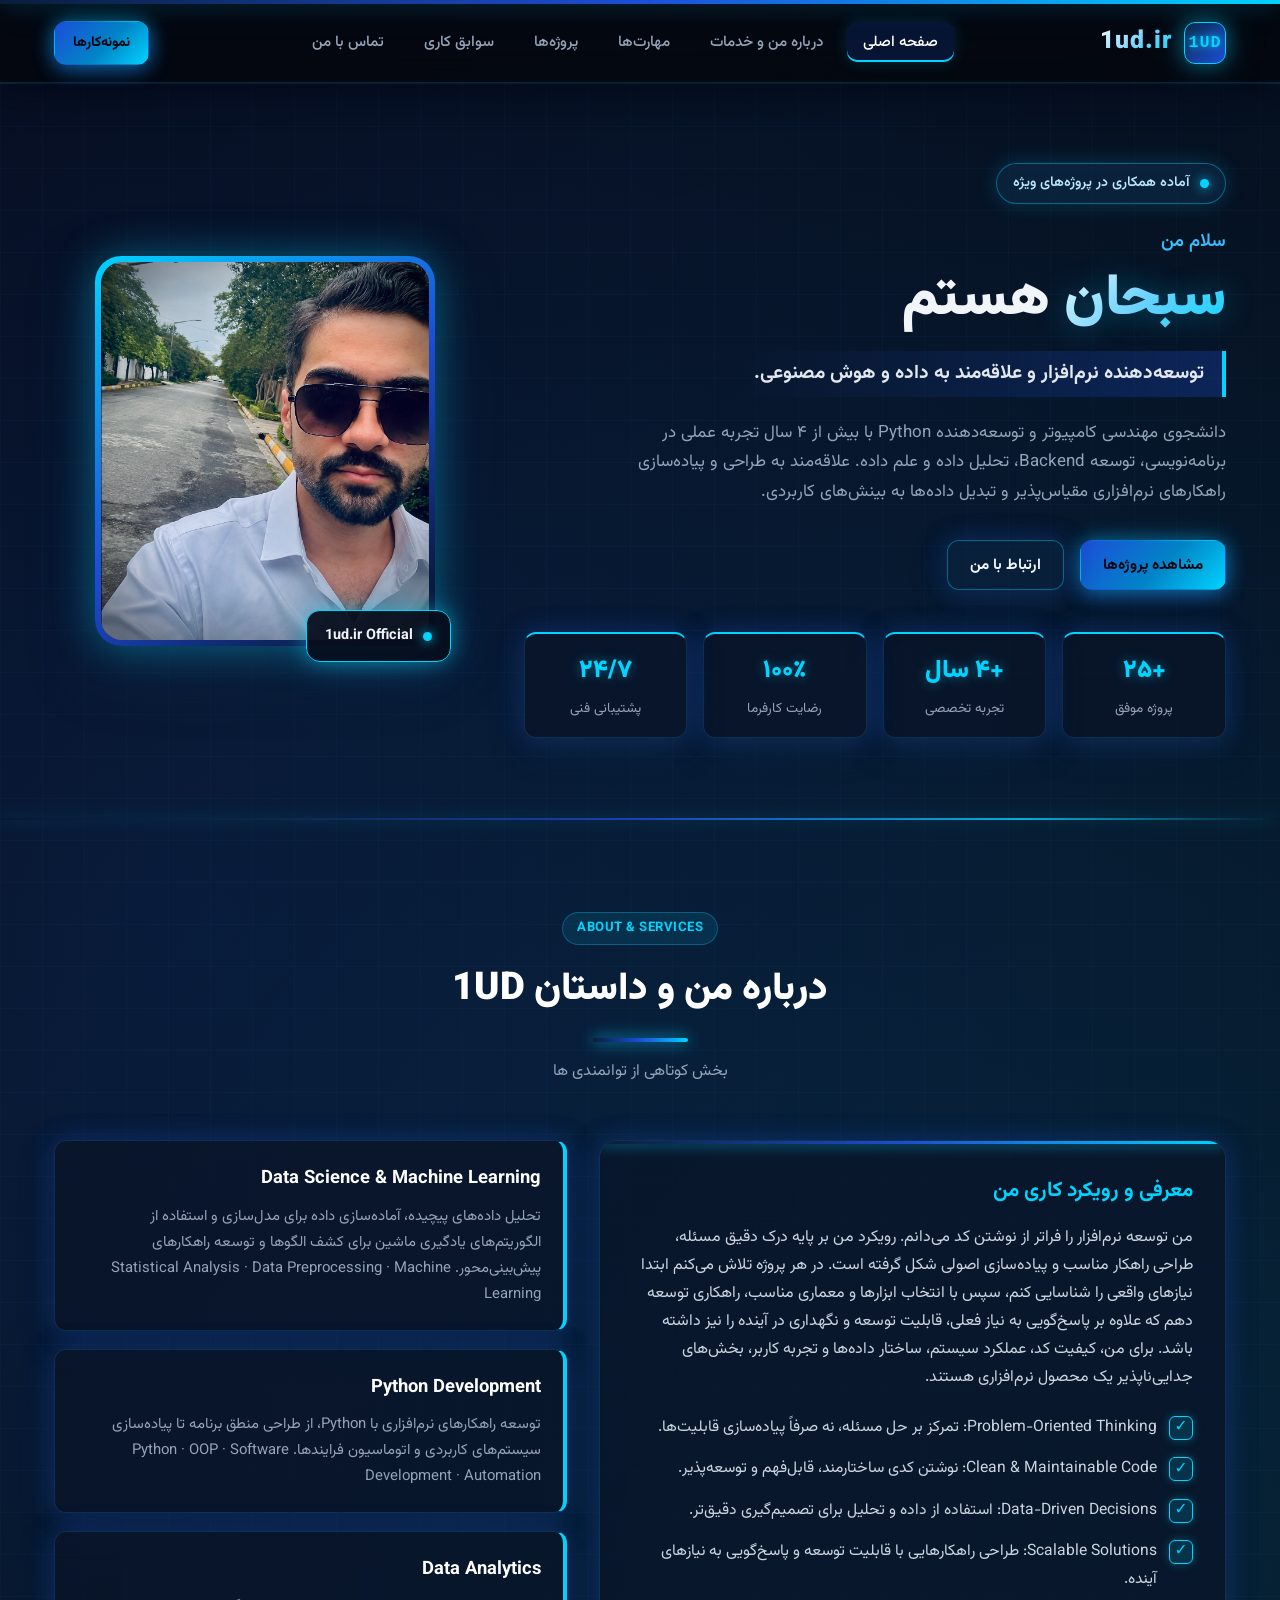
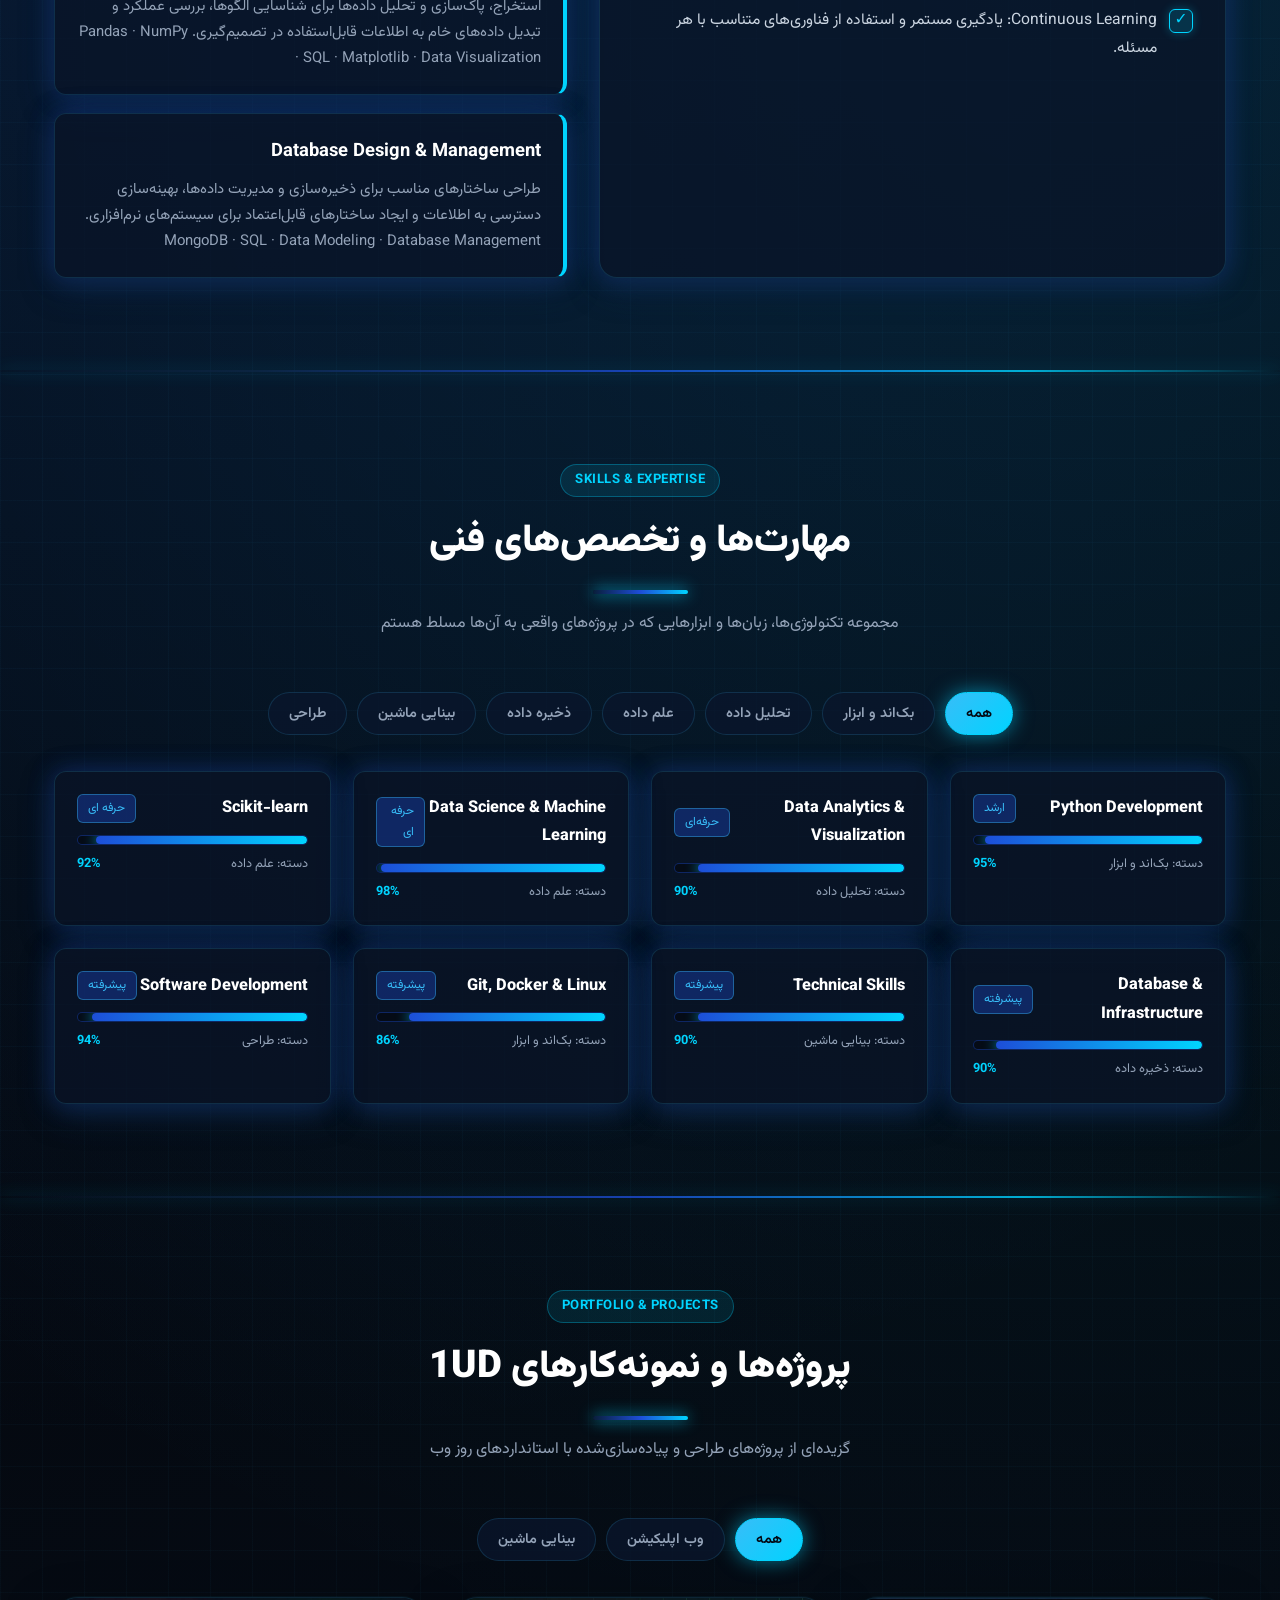
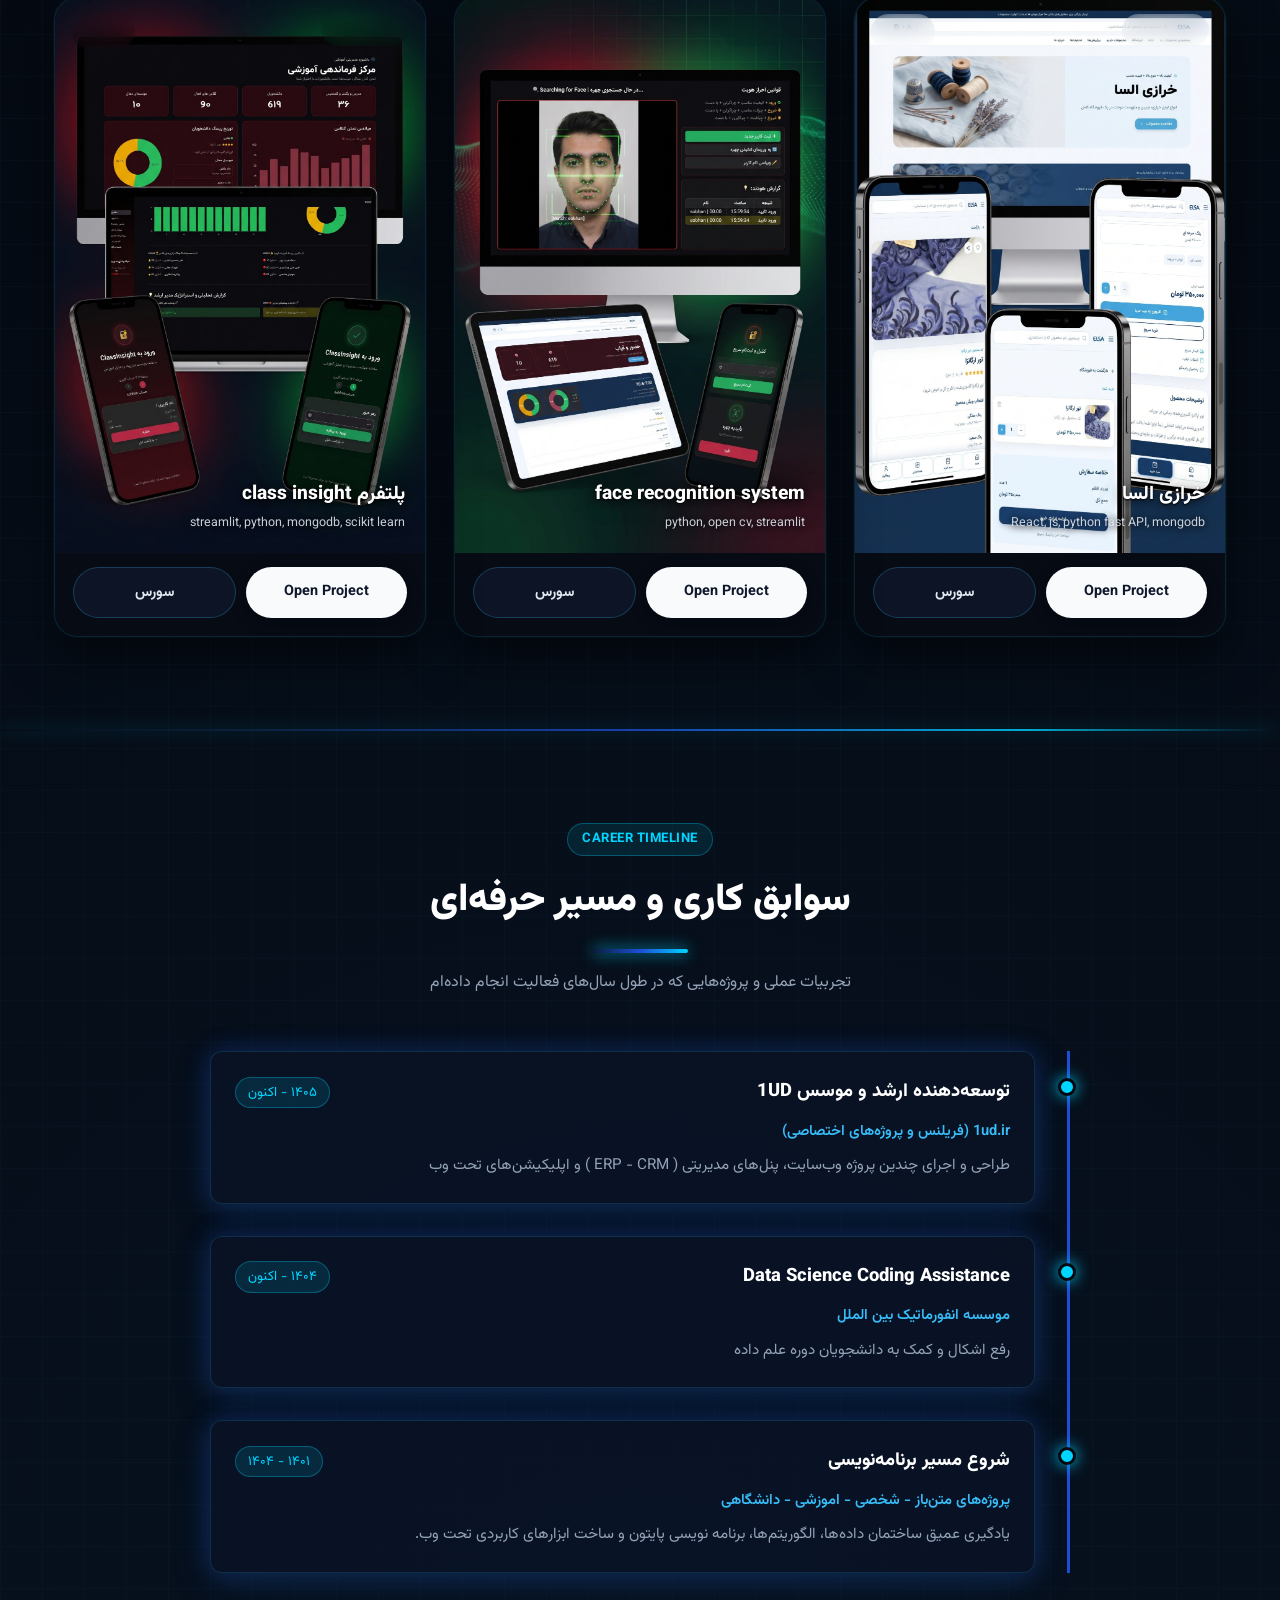
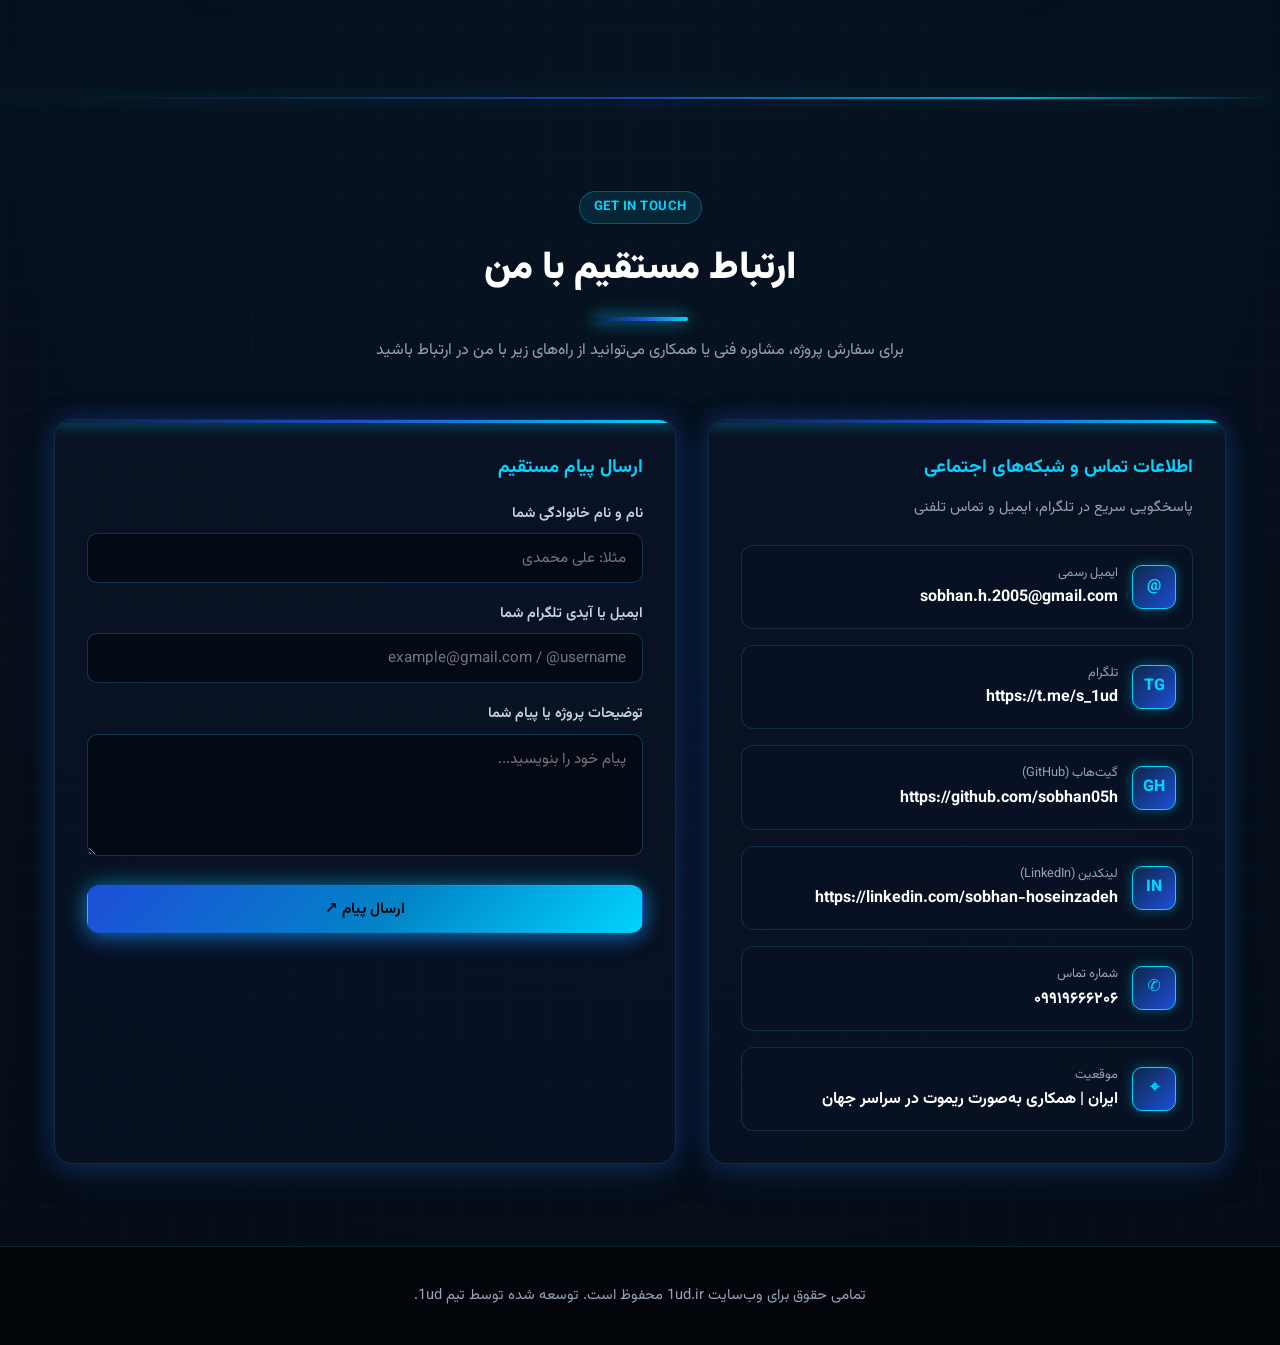
<file: index.html>
<!DOCTYPE html>
<html lang="fa" dir="rtl">
<head>
  <meta charset="UTF-8" />
  <meta name="viewport" content="width=device-width, initial-scale=1.0" />
  <title>1ud.ir | پورتفولیو تخصصی، پروژه‌ها و مهارت‌های من</title>
  <meta name="description" content="وب‌سایت رسمی و پورتفولیو تخصصی 1ud.ir - نمایش پروژه‌ها، مهارت‌های فنی، سوابق کاری و راه‌های ارتباطی" />
  <meta name="theme-color" content="#04070d" />
  <link rel="preconnect" href="https://fonts.googleapis.com" />
  <link rel="preconnect" href="https://fonts.gstatic.com" crossorigin />
  <link href="https://fonts.googleapis.com/css2?family=Vazirmatn:wght@300;400;500;600;700;800;900&display=swap" rel="stylesheet" />
  <link rel="stylesheet" href="assets/css/style.css" />
</head>
<body>
  <!-- نوار نئونی طیف آبی تیره و آبی روشن بالای صفحه -->
  <div class="top-neon-bar"></div>

  <!-- هدر و منوی ناوبری -->
  <header class="site-header">
    <div class="container navbar">
      <a href="#top" class="brand-logo">
        <span class="brand-cube" id="brand-short">1UD</span>
        <span class="brand-domain" id="brand-domain">1ud.ir</span>
      </a>

      <ul class="nav-links">
        <li><a href="#top" class="active">صفحه اصلی</a></li>
        <li><a href="#about">درباره من و خدمات</a></li>
        <li><a href="#skills">مهارت‌ها</a></li>
        <li><a href="#projects">پروژه‌ها</a></li>
        <li><a href="#experience">سوابق کاری</a></li>
        <li><a href="#contact">تماس با من</a></li>
      </ul>

      <div class="nav-actions">
        <a href="#projects" class="btn btn-primary" style="padding: 9px 18px; font-size: 0.88rem;">نمونه‌کارها</a>
      </div>
    </div>
  </header>

  <!-- بخش معرفی اصلی (Hero Section) -->
  <main id="top">
    <section class="hero-section">
      <div class="container">
        <div class="hero-grid">
          <div>
            <div class="status-pill">
              <span class="pulse-dot"></span>
              <span id="hero-badge-text">آماده همکاری در پروژه‌های ویژه</span>
            </div>
            <div class="hero-greeting" id="hero-greeting">سلام، من توسعه‌دهنده و خالق</div>
            <h1 class="hero-title">
              <span class="highlight" id="hero-name">1UD</span> هستم
            </h1>
            <div class="hero-role-bar" id="hero-role">طراح و توسعه‌دهنده نرم‌افزار و وب</div>
            <p class="hero-bio" id="hero-bio"></p>

            <div class="hero-cta-group">
              <a href="#projects" class="btn btn-primary" id="hero-cta-primary">مشاهده پروژه‌ها</a>
              <a href="#contact" class="btn btn-outline" id="hero-cta-secondary">ارتباط با من</a>
            </div>

            <div class="stats-grid" id="hero-stats"></div>
          </div>

          <div class="hero-visual">
            <div class="avatar-frame">
              <img id="hero-avatar" src="" alt="1UD Profile" />
              <div class="floating-badge">
                <span class="pulse-dot"></span>
                <span>1ud.ir Official</span>
              </div>
            </div>
          </div>
        </div>
      </div>
    </section>

    <div class="neon-divider"></div>

    <!-- بخش درباره من و خدمات (About & Services) -->
    <section id="about">
      <div class="container">
        <div class="section-header">
          <span class="section-tag">ABOUT & SERVICES</span>
          <h2 class="section-title" id="about-title">درباره من و داستان 1UD</h2>
          <div class="section-bar"></div>
          <p class="section-subtitle" id="about-subtitle"></p>
        </div>

        <div class="about-grid">
          <div class="glass-panel">
            <h3 style="font-size: 1.3rem; color: var(--light-blue); margin-bottom: 14px;">معرفی و رویکرد کاری من</h3>
            <p id="about-desc" style="color: #cbd5e1; margin-bottom: 20px;"></p>
            <ul class="highlights-list" id="about-highlights"></ul>
          </div>

          <div class="services-stack" id="services-list"></div>
        </div>
      </div>
    </section>

    <div class="neon-divider"></div>

    <!-- بخش مهارت‌ها و کارهایی که بلدم (Skills Section) -->
    <section id="skills">
      <div class="container">
        <div class="section-header">
          <span class="section-tag">SKILLS & EXPERTISE</span>
          <h2 class="section-title">مهارت‌ها و تخصص‌های فنی</h2>
          <div class="section-bar"></div>
          <p class="section-subtitle">مجموعه تکنولوژی‌ها، زبان‌ها و ابزارهایی که در پروژه‌های واقعی به آن‌ها مسلط هستم</p>
        </div>

        <div class="filter-tabs" id="skills-filter-tabs"></div>
        <div class="skills-grid" id="skills-grid"></div>
      </div>
    </section>

    <div class="neon-divider"></div>

    <!-- بخش پروژه‌ها و نمونه‌کارها (Projects Portfolio) -->
    <section id="projects">
      <div class="container">
        <div class="section-header">
          <span class="section-tag">PORTFOLIO & PROJECTS</span>
          <h2 class="section-title">پروژه‌ها و نمونه‌کارهای 1UD</h2>
          <div class="section-bar"></div>
          <p class="section-subtitle">گزیده‌ای از پروژه‌های طراحی و پیاده‌سازی‌شده با استانداردهای روز وب</p>
        </div>

        <div class="filter-tabs" id="projects-filter-tabs"></div>
        <div class="projects-grid" id="projects-grid"></div>
      </div>
    </section>

    <div class="neon-divider"></div>

    <!-- بخش سوابق کاری (Experience Timeline) -->
    <section id="experience">
      <div class="container">
        <div class="section-header">
          <span class="section-tag">CAREER TIMELINE</span>
          <h2 class="section-title">سوابق کاری و مسیر حرفه‌ای</h2>
          <div class="section-bar"></div>
          <p class="section-subtitle">تجربیات عملی و پروژه‌هایی که در طول سال‌های فعالیت انجام داده‌ام</p>
        </div>

        <div class="timeline-wrapper" id="experience-timeline"></div>
      </div>
    </section>

    <div class="neon-divider"></div>

    <!-- بخش ارتباط با من (Contact Section) -->
    <section id="contact">
      <div class="container">
        <div class="section-header">
          <span class="section-tag">GET IN TOUCH</span>
          <h2 class="section-title">ارتباط مستقیم با من</h2>
          <div class="section-bar"></div>
          <p class="section-subtitle">برای سفارش پروژه، مشاوره فنی یا همکاری می‌توانید از راه‌های زیر با من در ارتباط باشید</p>
        </div>

        <div class="contact-grid">
          <div class="glass-panel">
            <h3 style="color: var(--light-blue); margin-bottom: 10px;">اطلاعات تماس و شبکه‌های اجتماعی</h3>
            <p style="color: var(--text-muted); font-size: 0.92rem;">پاسخگویی سریع در تلگرام، ایمیل و تماس تلفنی</p>
            <div class="contact-info-list" id="contact-info-list"></div>
          </div>

          <div class="glass-panel">
            <h3 style="color: var(--light-blue); margin-bottom: 16px;">ارسال پیام مستقیم</h3>
            <form id="contact-form">
              <div class="form-group">
                <label for="cf-name">نام و نام خانوادگی شما</label>
                <input type="text" id="cf-name" class="form-control" placeholder="مثلا: علی محمدی" required />
              </div>
              <div class="form-group">
                <label for="cf-email">ایمیل یا آیدی تلگرام شما</label>
                <input type="text" id="cf-email" class="form-control" placeholder="example@gmail.com / @username" required />
              </div>
              <div class="form-group">
                <label for="cf-message">توضیحات پروژه یا پیام شما</label>
                <textarea id="cf-message" class="form-control" rows="4" placeholder="پیام خود را بنویسید..." required></textarea>
              </div>
              <button type="submit" class="btn btn-primary" style="width: 100%;">ارسال پیام ↗</button>
            </form>
          </div>
        </div>
      </div>
    </section>
  </main>

  <!-- فوتر سایت -->
  <footer class="site-footer">
    <div class="container">
      <p id="footer-note">تمامی حقوق برای وب‌سایت 1ud.ir محفوظ است.</p>
    </div>
  </footer>

  <!-- مودال کامل پنل مدیریت /admin -->
  <div class="admin-modal-overlay" id="admin-modal">
    <div id="admin-modal-body"></div>
  </div>

  <!-- اسکریپت‌های سایت (بدون نیاز به بک‌اند) -->
  <script src="assets/js/site-data.js"></script>
  <script src="assets/js/app.js"></script>
  <script src="assets/js/admin.js"></script>
</body>
</html>
</file>
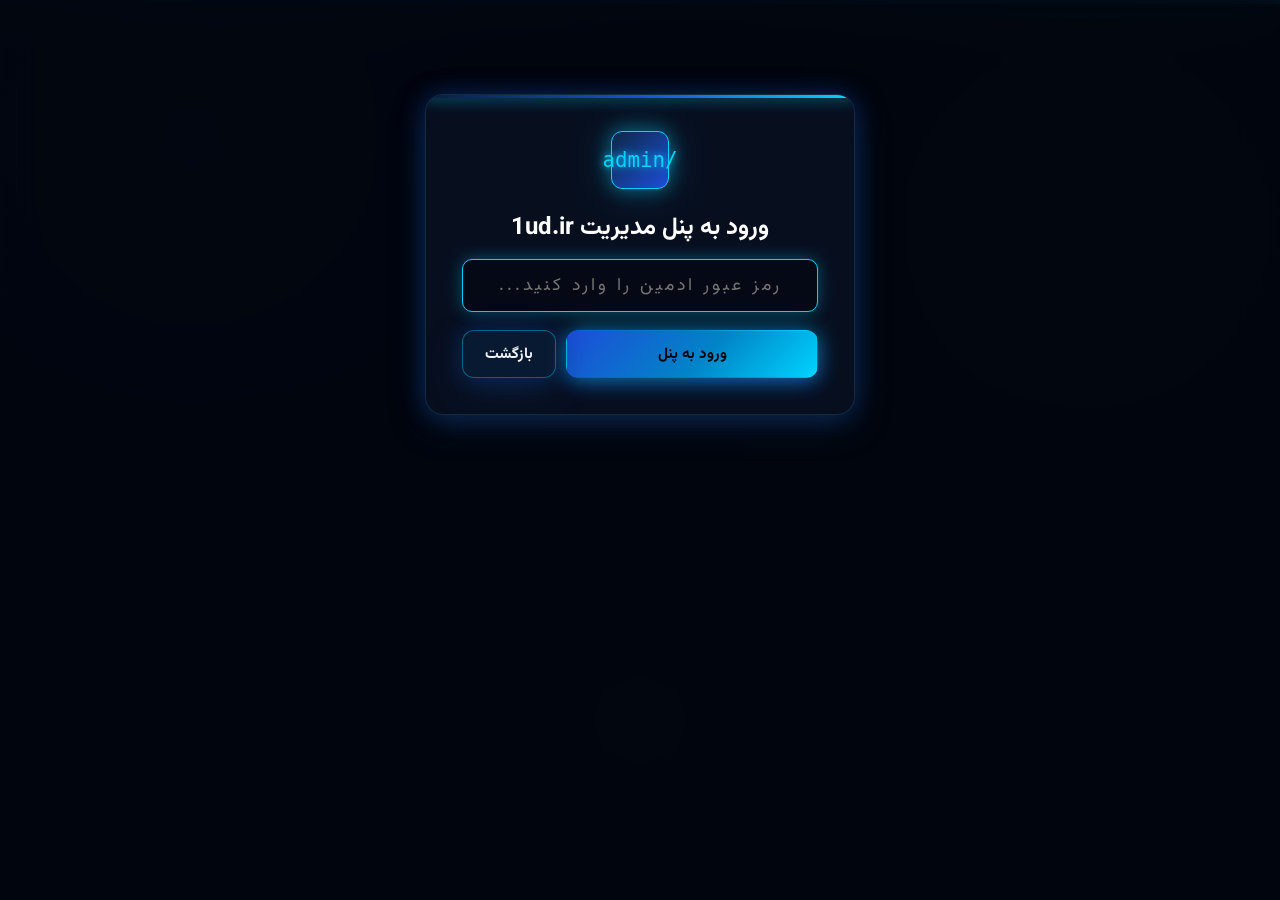
<file: admin/index.html>
<!DOCTYPE html>
<html lang="fa" dir="rtl">
<head>
  <meta charset="UTF-8" />
  <meta name="viewport" content="width=device-width, initial-scale=1.0" />
  <title>پنل مدیریت /admin | 1ud.ir</title>
  <link rel="preconnect" href="https://fonts.googleapis.com" />
  <link rel="preconnect" href="https://fonts.gstatic.com" crossorigin />
  <link href="https://fonts.googleapis.com/css2?family=Vazirmatn:wght@300;400;500;600;700;800;900&display=swap" rel="stylesheet" />
  <link rel="stylesheet" href="../assets/css/style.css" />
  <script>
    window.FORCE_OPEN_ADMIN = true;
  </script>
</head>
<body>
  <div class="top-neon-bar"></div>
  <div class="admin-modal-overlay active" id="admin-modal">
    <div id="admin-modal-body"></div>
  </div>

  <script src="../assets/js/site-data.js"></script>
  <script src="../assets/js/app.js"></script>
  <script src="../assets/js/admin.js"></script>
</body>
</html>
</file>
<file: assets/css/style.css>
/* ==========================================================================
   1ud.ir - Ultra-Modern Dark & Neon Blue Portfolio Theme + Admin CMS Styles
   Palette: Deep Obsidian Black + Dark Navy Bars + Electric Light Blue Glows
   ========================================================================== */

:root {
  --bg-primary: #04070d;
  --bg-secondary: #08101f;
  --bg-card: rgba(10, 20, 40, 0.72);
  --bg-card-hover: rgba(14, 30, 60, 0.88);
  --dark-blue: #0d2847;
  --mid-blue: #1d4ed8;
  --light-blue: #00d4ff;
  --cyan-glow: #38bdf8;
  --text-main: #f1f5f9;
  --text-muted: #94a3b8;
  --border-subtle: rgba(56, 189, 248, 0.16);
  --border-glow: rgba(0, 212, 255, 0.55);
  --shadow-dark-blue: 0 10px 35px -5px rgba(13, 40, 71, 0.9), 0 0 25px rgba(29, 78, 216, 0.35);
  --shadow-light-blue: 0 0 20px rgba(0, 212, 255, 0.45), 0 0 45px rgba(56, 189, 248, 0.2);
  --gradient-bar: linear-gradient(90deg, #091e3a 0%, #1d4ed8 50%, #00d4ff 100%);
  --gradient-text: linear-gradient(135deg, #ffffff 0%, #7dd3fc 50%, #00d4ff 100%);
  --radius-lg: 18px;
  --radius-md: 12px;
  --transition: all 0.32s cubic-bezier(0.16, 1, 0.3, 1);
}

* {
  box-sizing: border-box;
  margin: 0;
  padding: 0;
}

html {
  scroll-behavior: smooth;
  font-family: 'Vazirmatn', system-ui, -apple-system, BlinkMacSystemFont, sans-serif;
  background-color: var(--bg-primary);
  color: var(--text-main);
  direction: rtl;
}

body {
  background-color: var(--bg-primary);
  background-image:
    radial-gradient(circle at 15% 15%, rgba(29, 78, 216, 0.18) 0%, transparent 40%),
    radial-gradient(circle at 85% 25%, rgba(0, 212, 255, 0.12) 0%, transparent 38%),
    radial-gradient(circle at 50% 80%, rgba(13, 40, 71, 0.35) 0%, transparent 50%),
    linear-gradient(rgba(56, 189, 248, 0.03) 1px, transparent 1px),
    linear-gradient(90deg, rgba(56, 189, 248, 0.03) 1px, transparent 1px);
  background-size: 100% 100%, 100% 100%, 100% 100%, 42px 42px, 42px 42px;
  min-height: 100vh;
  overflow-x: hidden;
  line-height: 1.75;
}

/* Custom Scrollbar */
::-webkit-scrollbar {
  width: 9px;
}
::-webkit-scrollbar-track {
  background: #03060c;
}
::-webkit-scrollbar-thumb {
  background: linear-gradient(180deg, var(--mid-blue), var(--light-blue));
  border-radius: 6px;
}

/* Top Glowing Neon Bar */
.top-neon-bar {
  position: fixed;
  top: 0;
  right: 0;
  left: 0;
  height: 4px;
  background: var(--gradient-bar);
  box-shadow: var(--shadow-light-blue);
  z-index: 1001;
}

/* Container */
.container {
  width: 100%;
  max-width: 1220px;
  margin: 0 auto;
  padding: 0 24px;
}

/* Header & Navbar */
.site-header {
  position: sticky;
  top: 4px;
  z-index: 999;
  background: rgba(4, 7, 13, 0.82);
  backdrop-filter: blur(18px);
  -webkit-backdrop-filter: blur(18px);
  border-bottom: 1px solid var(--border-subtle);
  box-shadow: 0 8px 32px rgba(2, 8, 23, 0.85), 0 1px 0 rgba(0, 212, 255, 0.2);
}

.navbar {
  display: flex;
  align-items: center;
  justify-content: space-between;
  height: 78px;
}

.brand-logo {
  display: flex;
  align-items: center;
  gap: 12px;
  text-decoration: none;
  color: #fff;
  font-weight: 900;
  font-size: 1.55rem;
  letter-spacing: 1px;
}

.brand-cube {
  width: 42px;
  height: 42px;
  border-radius: 11px;
  background: linear-gradient(135deg, var(--dark-blue), var(--mid-blue));
  border: 1px solid var(--light-blue);
  box-shadow: var(--shadow-light-blue);
  display: flex;
  align-items: center;
  justify-content: center;
  font-family: monospace;
  font-size: 1.05rem;
  color: var(--light-blue);
  text-shadow: 0 0 8px var(--light-blue);
}

.brand-domain {
  background: var(--gradient-text);
  -webkit-background-clip: text;
  -webkit-text-fill-color: transparent;
}

.nav-links {
  display: flex;
  align-items: center;
  gap: 8px;
  list-style: none;
}

.nav-links a {
  color: var(--text-muted);
  text-decoration: none;
  padding: 8px 16px;
  border-radius: 10px;
  font-size: 0.95rem;
  font-weight: 500;
  transition: var(--transition);
  position: relative;
}

.nav-links a:hover,
.nav-links a.active {
  color: #fff;
  background: rgba(29, 78, 216, 0.18);
  box-shadow: inset 0 -2px 0 var(--light-blue), 0 0 15px rgba(0, 212, 255, 0.18);
}

.nav-actions {
  display: flex;
  align-items: center;
  gap: 12px;
}

.btn {
  display: inline-flex;
  align-items: center;
  justify-content: center;
  gap: 8px;
  padding: 11px 22px;
  border-radius: var(--radius-md);
  font-family: inherit;
  font-size: 0.95rem;
  font-weight: 700;
  text-decoration: none;
  cursor: pointer;
  border: 1px solid transparent;
  transition: var(--transition);
}

.btn-primary {
  background: linear-gradient(135deg, var(--mid-blue) 0%, #0284c7 55%, var(--light-blue) 100%);
  color: #030712;
  box-shadow: 0 0 22px rgba(0, 212, 255, 0.45), 0 6px 20px rgba(29, 78, 216, 0.45);
}

.btn-primary:hover {
  transform: translateY(-2px);
  box-shadow: 0 0 32px rgba(0, 212, 255, 0.75), 0 10px 28px rgba(29, 78, 216, 0.65);
}

.btn-outline {
  background: rgba(13, 40, 71, 0.45);
  color: var(--text-main);
  border: 1px solid rgba(0, 212, 255, 0.4);
  box-shadow: var(--shadow-dark-blue);
}

.btn-outline:hover {
  background: rgba(29, 78, 216, 0.35);
  border-color: var(--light-blue);
  box-shadow: var(--shadow-light-blue);
  transform: translateY(-2px);
}

.btn-admin-Quick {
  padding: 8px 14px;
  font-size: 0.84rem;
  background: rgba(9, 22, 44, 0.85);
  color: var(--light-blue);
  border: 1px solid rgba(0, 212, 255, 0.35);
  border-radius: 10px;
}

.btn-admin-Quick:hover {
  background: rgba(0, 212, 255, 0.15);
  box-shadow: 0 0 18px rgba(0, 212, 255, 0.4);
}

/* Section Divider Bars */
.neon-divider {
  height: 2px;
  width: 100%;
  background: linear-gradient(90deg, transparent 0%, var(--dark-blue) 20%, var(--mid-blue) 50%, var(--light-blue) 80%, transparent 100%);
  box-shadow: 0 0 16px rgba(0, 212, 255, 0.45);
  margin: 10px 0;
  opacity: 0.8;
}

/* Hero Section */
.hero-section {
  position: relative;
  padding: 84px 0 70px;
  overflow: hidden;
}

.hero-grid {
  display: grid;
  grid-template-columns: 1.25fr 0.75fr;
  gap: 48px;
  align-items: center;
}

.status-pill {
  display: inline-flex;
  align-items: center;
  gap: 10px;
  padding: 7px 16px;
  border-radius: 999px;
  background: rgba(13, 40, 71, 0.7);
  border: 1px solid rgba(0, 212, 255, 0.4);
  box-shadow: 0 0 20px rgba(0, 212, 255, 0.2);
  color: #bae6fd;
  font-size: 0.88rem;
  font-weight: 600;
  margin-bottom: 22px;
}

.pulse-dot {
  width: 9px;
  height: 9px;
  border-radius: 50%;
  background: var(--light-blue);
  box-shadow: 0 0 12px var(--light-blue);
  animation: pulseGlow 2s infinite;
}

@keyframes pulseGlow {
  0%, 100% { transform: scale(1); opacity: 1; }
  50% { transform: scale(1.4); opacity: 0.55; }
}

.hero-greeting {
  color: var(--cyan-glow);
  font-size: 1.15rem;
  font-weight: 600;
  margin-bottom: 8px;
}

.hero-title {
  font-size: clamp(2.2rem, 4.5vw, 3.6rem);
  font-weight: 900;
  line-height: 1.2;
  margin-bottom: 16px;
}

.hero-title .highlight {
  background: var(--gradient-text);
  -webkit-background-clip: text;
  -webkit-text-fill-color: transparent;
  text-shadow: 0 0 30px rgba(0, 212, 255, 0.35);
}

.hero-role-bar {
  display: inline-block;
  padding: 6px 18px;
  border-right: 4px solid var(--light-blue);
  background: linear-gradient(90deg, transparent, rgba(29, 78, 216, 0.28));
  color: #e2e8f0;
  font-size: 1.2rem;
  font-weight: 700;
  margin-bottom: 22px;
  border-radius: 6px 0 0 6px;
}

.hero-bio {
  color: var(--text-muted);
  font-size: 1.06rem;
  margin-bottom: 32px;
  max-width: 640px;
}

.hero-cta-group {
  display: flex;
  flex-wrap: wrap;
  gap: 16px;
  margin-bottom: 42px;
}

/* Stats Strip */
.stats-grid {
  display: grid;
  grid-template-columns: repeat(4, 1fr);
  gap: 16px;
}

.stat-card {
  background: var(--bg-card);
  border: 1px solid var(--border-subtle);
  border-top: 2px solid var(--light-blue);
  border-radius: var(--radius-md);
  padding: 16px;
  text-align: center;
  box-shadow: var(--shadow-dark-blue);
  transition: var(--transition);
}

.stat-card:hover {
  transform: translateY(-4px);
  border-color: var(--light-blue);
  box-shadow: var(--shadow-light-blue);
}

.stat-value {
  font-size: 1.55rem;
  font-weight: 900;
  color: var(--light-blue);
  text-shadow: 0 0 12px rgba(0, 212, 255, 0.45);
}

.stat-label {
  font-size: 0.85rem;
  color: var(--text-muted);
  margin-top: 4px;
}

/* Hero Visual Card */
.hero-visual {
  position: relative;
  display: flex;
  justify-content: center;
}

.avatar-frame {
  position: relative;
  width: 340px;
  height: 390px;
  border-radius: 26px;
  padding: 6px;
  background: linear-gradient(145deg, var(--light-blue), var(--mid-blue), #050b16);
  box-shadow: 0 0 40px rgba(0, 212, 255, 0.35), 0 20px 60px rgba(13, 40, 71, 0.95);
}

.avatar-frame img {
  width: 100%;
  height: 100%;
  object-fit: cover;
  border-radius: 21px;
  display: block;
  background: #060d1a;
}

.floating-badge {
  position: absolute;
  bottom: -16px;
  right: -16px;
  background: rgba(6, 14, 29, 0.92);
  border: 1px solid var(--light-blue);
  box-shadow: var(--shadow-light-blue);
  padding: 12px 18px;
  border-radius: 14px;
  display: flex;
  align-items: center;
  gap: 10px;
  font-size: 0.9rem;
  font-weight: 700;
}

/* Section Headers */
section {
  padding: 82px 0;
}

.section-header {
  text-align: center;
  max-width: 700px;
  margin: 0 auto 54px;
}

.section-tag {
  display: inline-block;
  font-size: 0.82rem;
  font-weight: 700;
  color: var(--light-blue);
  background: rgba(0, 212, 255, 0.1);
  border: 1px solid rgba(0, 212, 255, 0.3);
  padding: 4px 14px;
  border-radius: 99px;
  margin-bottom: 12px;
  letter-spacing: 0.5px;
}

.section-title {
  font-size: clamp(1.75rem, 3vw, 2.4rem);
  font-weight: 900;
  margin-bottom: 14px;
  color: #fff;
}

.section-bar {
  width: 95px;
  height: 4px;
  margin: 0 auto 16px;
  border-radius: 99px;
  background: var(--gradient-bar);
  box-shadow: 0 0 15px var(--light-blue);
}

.section-subtitle {
  color: var(--text-muted);
  font-size: 1rem;
}

/* About & Services Grid */
.about-grid {
  display: grid;
  grid-template-columns: 1.1fr 0.9fr;
  gap: 32px;
  align-items: stretch;
}

.glass-panel {
  background: var(--bg-card);
  border: 1px solid var(--border-subtle);
  border-radius: var(--radius-lg);
  padding: 32px;
  box-shadow: var(--shadow-dark-blue);
  position: relative;
  overflow: hidden;
}

.glass-panel::before {
  content: "";
  position: absolute;
  top: 0;
  right: 0;
  width: 100%;
  height: 3px;
  background: var(--gradient-bar);
  box-shadow: 0 0 14px var(--light-blue);
}

.highlights-list {
  list-style: none;
  margin-top: 22px;
  display: grid;
  gap: 14px;
}

.highlights-list li {
  display: flex;
  align-items: flex-start;
  gap: 12px;
  color: #cbd5e1;
  font-size: 0.98rem;
}

.highlights-list li span.check-icon {
  width: 24px;
  height: 24px;
  border-radius: 6px;
  background: rgba(0, 212, 255, 0.15);
  border: 1px solid var(--light-blue);
  color: var(--light-blue);
  display: inline-flex;
  align-items: center;
  justify-content: center;
  flex-shrink: 0;
  margin-top: 2px;
  box-shadow: 0 0 10px rgba(0, 212, 255, 0.3);
}

.services-stack {
  display: grid;
  gap: 18px;
}

.service-card {
  background: var(--bg-card);
  border: 1px solid var(--border-subtle);
  border-right: 4px solid var(--light-blue);
  border-radius: var(--radius-md);
  padding: 22px;
  box-shadow: var(--shadow-dark-blue);
  transition: var(--transition);
}

.service-card:hover {
  transform: translateX(-6px);
  border-color: var(--light-blue);
  box-shadow: var(--shadow-light-blue);
}

.service-card h3 {
  font-size: 1.15rem;
  color: #fff;
  margin-bottom: 8px;
}

.service-card p {
  font-size: 0.93rem;
  color: var(--text-muted);
}

/* Skills Section */
.filter-tabs {
  display: flex;
  justify-content: center;
  flex-wrap: wrap;
  gap: 10px;
  margin-bottom: 36px;
}

.filter-btn {
  background: rgba(10, 22, 44, 0.75);
  color: var(--text-muted);
  border: 1px solid var(--border-subtle);
  padding: 9px 20px;
  border-radius: 99px;
  font-family: inherit;
  font-size: 0.9rem;
  font-weight: 600;
  cursor: pointer;
  transition: var(--transition);
}

.filter-btn:hover,
.filter-btn.active {
  color: #030712;
  background: linear-gradient(135deg, var(--cyan-glow), var(--light-blue));
  border-color: var(--light-blue);
  box-shadow: 0 0 20px rgba(0, 212, 255, 0.55);
}

.skills-grid {
  display: grid;
  grid-template-columns: repeat(auto-fill, minmax(275px, 1fr));
  gap: 22px;
}

.skill-card {
  background: var(--bg-card);
  border: 1px solid var(--border-subtle);
  border-radius: var(--radius-md);
  padding: 22px;
  box-shadow: var(--shadow-dark-blue);
  transition: var(--transition);
}

.skill-card:hover {
  transform: translateY(-4px);
  border-color: var(--border-glow);
  box-shadow: var(--shadow-light-blue);
}

.skill-top {
  display: flex;
  justify-content: space-between;
  align-items: center;
  margin-bottom: 12px;
}

.skill-name {
  font-weight: 800;
  font-size: 1.02rem;
  color: #fff;
}

.skill-badge {
  font-size: 0.75rem;
  padding: 3px 10px;
  border-radius: 6px;
  background: rgba(29, 78, 216, 0.35);
  border: 1px solid rgba(56, 189, 248, 0.4);
  color: var(--cyan-glow);
}

.skill-bar-track {
  width: 100%;
  height: 10px;
  background: #050b16;
  border-radius: 99px;
  overflow: hidden;
  border: 1px solid rgba(29, 78, 216, 0.4);
}

.skill-bar-fill {
  height: 100%;
  background: linear-gradient(90deg, var(--mid-blue), var(--light-blue));
  border-radius: 99px;
  box-shadow: 0 0 14px var(--light-blue);
  transition: width 0.8s ease;
}

.skill-meta {
  display: flex;
  justify-content: space-between;
  margin-top: 8px;
  font-size: 0.8rem;
  color: var(--text-muted);
}

/* Projects Portfolio Grid — 2:3 vertical mockups + dark blur overlay (like reference) */
.projects-grid {
  display: grid;
  grid-template-columns: repeat(auto-fill, minmax(280px, 1fr));
  gap: 28px;
}

.project-card {
  background: #060b14;
  border: 1px solid rgba(56, 189, 248, 0.14);
  border-radius: 24px;
  overflow: hidden;
  box-shadow: 0 20px 48px rgba(0, 0, 0, 0.5), 0 0 0 1px rgba(0, 212, 255, 0.05);
  transition: transform 0.35s ease, box-shadow 0.35s ease, border-color 0.35s ease;
  display: flex;
  flex-direction: column;
  position: relative;
}

.project-card:hover {
  transform: translateY(-8px);
  border-color: rgba(0, 212, 255, 0.4);
  box-shadow: 0 28px 56px rgba(0, 30, 60, 0.55), 0 0 32px rgba(0, 212, 255, 0.15);
}

/* تصویر عمودی ۲:۳ */
.project-thumb {
  position: relative;
  aspect-ratio: 2 / 3;
  width: 100%;
  overflow: hidden;
  background: #04070d;
}

.project-thumb img {
  width: 100%;
  height: 100%;
  object-fit: cover;
  object-position: center center;
  transition: transform 0.6s ease;
  display: block;
}

.project-card:hover .project-thumb img {
  transform: scale(1.04);
}

/* لایه تیره + تار از پایین برای خوانایی متن روی عکس (بدون بک‌گراند solid) */
.project-thumb::after {
  content: "";
  position: absolute;
  inset: 0;
  z-index: 1;
  pointer-events: none;
  background:
    linear-gradient(
      to top,
      rgba(2, 6, 14, 0.97) 0%,
      rgba(4, 10, 22, 0.85) 18%,
      rgba(6, 14, 28, 0.45) 38%,
      rgba(6, 14, 28, 0.12) 58%,
      transparent 78%
    ),
    radial-gradient(ellipse at 50% 100%, rgba(0, 0, 0, 0.55) 0%, transparent 70%);
  backdrop-filter: blur(0px);
}

/* متن‌های روی تصویر — فقط سایه و گرادیان، بدون جعبه بک‌گراند */
.project-overlay-info {
  position: absolute;
  left: 0;
  right: 0;
  bottom: 0;
  z-index: 2;
  padding: 20px 20px 18px;
  display: flex;
  flex-direction: column;
  gap: 6px;
  pointer-events: none;
}

.project-overlay-info .project-title {
  font-size: 1.2rem;
  font-weight: 800;
  color: #fff;
  margin: 0;
  line-height: 1.3;
  text-shadow:
    0 2px 12px rgba(0, 0, 0, 0.9),
    0 0 24px rgba(0, 0, 0, 0.6),
    0 1px 2px rgba(0, 0, 0, 1);
}

.project-overlay-info .project-meta {
  font-size: 0.78rem;
  color: rgba(226, 232, 240, 0.88);
  display: flex;
  flex-wrap: wrap;
  gap: 6px 8px;
  align-items: center;
  text-shadow: 0 1px 8px rgba(0, 0, 0, 0.85), 0 0 12px rgba(0, 0, 0, 0.5);
}

.project-overlay-info .project-meta .dot {
  width: 3px;
  height: 3px;
  border-radius: 50%;
  background: rgba(148, 163, 184, 0.7);
}

/* بج وضعیت — شیشه‌ای تار (glass + blur) */
.project-status-chip {
  position: absolute;
  top: 16px;
  left: 16px;
  z-index: 3;
  padding: 6px 14px;
  border-radius: 99px;
  font-size: 0.74rem;
  font-weight: 700;
  letter-spacing: 0.02em;
  backdrop-filter: blur(12px);
  -webkit-backdrop-filter: blur(12px);
  box-shadow: 0 4px 16px rgba(0, 0, 0, 0.35);
}

.project-status-chip.is-active {
  background: rgba(16, 185, 129, 0.55);
  color: #ecfdf5;
  border: 1px solid rgba(167, 243, 208, 0.45);
}

.project-status-chip.is-done {
  background: rgba(14, 165, 233, 0.5);
  color: #f0f9ff;
  border: 1px solid rgba(125, 211, 252, 0.4);
}

.project-category-chip {
  position: absolute;
  top: 16px;
  right: 16px;
  z-index: 3;
  background: rgba(4, 7, 13, 0.45);
  border: 1px solid rgba(0, 212, 255, 0.35);
  color: #e0f2fe;
  padding: 5px 12px;
  border-radius: 99px;
  font-size: 0.72rem;
  font-weight: 700;
  backdrop-filter: blur(12px);
  -webkit-backdrop-filter: blur(12px);
  box-shadow: 0 0 14px rgba(0, 0, 0, 0.3);
}

/* بدنه پایین کارت — فقط دکمه */
.project-body {
  padding: 14px 18px 18px;
  display: flex;
  flex-direction: column;
  gap: 10px;
  background: #060b14;
}

.project-desc {
  display: none; /* توضیحات روی کارت شلوغ می‌کند؛ در مودال/صفحه جزئیات قابل استفاده است */
}

.project-tags {
  display: none;
}

.project-links {
  display: flex;
  gap: 10px;
}

.project-links a {
  flex: 1;
  text-align: center;
  padding: 12px 16px;
  border-radius: 999px;
  font-size: 0.9rem;
  font-weight: 700;
  text-decoration: none;
  transition: transform 0.2s ease, box-shadow 0.2s ease, background 0.2s ease;
}

.link-live {
  background: #f8fafc;
  color: #0f172a;
  box-shadow: 0 4px 16px rgba(0, 0, 0, 0.25);
}

.link-live:hover {
  background: #fff;
  transform: translateY(-1px);
  box-shadow: 0 6px 20px rgba(0, 212, 255, 0.25);
}

.link-repo {
  background: rgba(15, 23, 42, 0.8);
  color: #e2e8f0;
  border: 1px solid rgba(56, 189, 248, 0.25);
}

.link-repo:hover {
  border-color: var(--light-blue);
  color: var(--light-blue);
}

/* Timeline / Experience Section */
.timeline-wrapper {
  max-width: 860px;
  margin: 0 auto;
  position: relative;
  padding-right: 32px;
  border-right: 3px solid var(--mid-blue);
}

.timeline-item {
  position: relative;
  margin-bottom: 32px;
  background: var(--bg-card);
  border: 1px solid var(--border-subtle);
  border-radius: var(--radius-md);
  padding: 24px;
  box-shadow: var(--shadow-dark-blue);
  transition: var(--transition);
}

.timeline-item:hover {
  border-color: var(--light-blue);
  box-shadow: var(--shadow-light-blue);
}

.timeline-dot {
  position: absolute;
  right: -42px;
  top: 26px;
  width: 18px;
  height: 18px;
  border-radius: 50%;
  background: var(--light-blue);
  border: 3px solid #04070d;
  box-shadow: 0 0 15px var(--light-blue);
}

.timeline-header {
  display: flex;
  flex-wrap: wrap;
  justify-content: space-between;
  align-items: center;
  gap: 10px;
  margin-bottom: 10px;
}

.timeline-role {
  font-size: 1.15rem;
  font-weight: 800;
  color: #fff;
}

.timeline-period {
  font-size: 0.84rem;
  color: var(--light-blue);
  background: rgba(0, 212, 255, 0.12);
  border: 1px solid rgba(0, 212, 255, 0.3);
  padding: 3px 12px;
  border-radius: 99px;
}

.timeline-company {
  font-size: 0.92rem;
  color: var(--cyan-glow);
  margin-bottom: 8px;
  font-weight: 600;
}

/* Contact Section */
.contact-grid {
  display: grid;
  grid-template-columns: 1fr 1.2fr;
  gap: 32px;
}

.contact-info-list {
  display: grid;
  gap: 16px;
  margin-top: 24px;
}

.contact-item {
  display: flex;
  align-items: center;
  gap: 14px;
  padding: 16px;
  border-radius: var(--radius-md);
  background: rgba(8, 18, 36, 0.8);
  border: 1px solid var(--border-subtle);
  text-decoration: none;
  color: var(--text-main);
  transition: var(--transition);
}

.contact-item:hover {
  border-color: var(--light-blue);
  box-shadow: var(--shadow-light-blue);
  transform: translateX(-5px);
}

.contact-icon {
  width: 44px;
  height: 44px;
  border-radius: 10px;
  background: linear-gradient(135deg, var(--dark-blue), var(--mid-blue));
  border: 1px solid var(--light-blue);
  color: var(--light-blue);
  display: flex;
  align-items: center;
  justify-content: center;
  font-weight: 800;
  box-shadow: 0 0 12px rgba(0, 212, 255, 0.35);
}

.form-group {
  margin-bottom: 18px;
}

.form-group label {
  display: block;
  font-size: 0.9rem;
  font-weight: 600;
  margin-bottom: 7px;
  color: #cbd5e1;
}

.form-control {
  width: 100%;
  padding: 12px 16px;
  border-radius: 10px;
  background: rgba(4, 9, 20, 0.9);
  border: 1px solid rgba(56, 189, 248, 0.25);
  color: #fff;
  font-family: inherit;
  font-size: 0.95rem;
  transition: var(--transition);
}

.form-control:focus {
  outline: none;
  border-color: var(--light-blue);
  box-shadow: 0 0 16px rgba(0, 212, 255, 0.35);
}

/* Footer */
.site-footer {
  border-top: 1px solid var(--border-subtle);
  background: #02050a;
  padding: 36px 0;
  text-align: center;
  color: var(--text-muted);
  font-size: 0.92rem;
}

/* ==========================================================================
   /ADMIN FULL CMS OVERLAY & DASHBOARD STYLES
   ========================================================================== */
.admin-modal-overlay {
  position: fixed;
  inset: 0;
  background: rgba(2, 6, 14, 0.94);
  backdrop-filter: blur(20px);
  z-index: 2000;
  display: none;
  overflow-y: auto;
  padding: 24px;
}

.admin-modal-overlay.active {
  display: block;
}

.admin-shell {
  max-width: 1180px;
  margin: 0 auto;
  background: #060d1b;
  border: 1px solid var(--light-blue);
  border-radius: 20px;
  box-shadow: 0 0 50px rgba(0, 212, 255, 0.3), 0 20px 60px rgba(0, 0, 0, 0.9);
  overflow: hidden;
}

.admin-topbar {
  background: linear-gradient(90deg, #061226, #0d2847, #091931);
  border-bottom: 2px solid var(--light-blue);
  padding: 18px 26px;
  display: flex;
  flex-wrap: wrap;
  justify-content: space-between;
  align-items: center;
  gap: 14px;
}

.admin-title-area {
  display: flex;
  align-items: center;
  gap: 12px;
}

.admin-badge {
  background: var(--light-blue);
  color: #020617;
  font-weight: 900;
  padding: 4px 10px;
  border-radius: 6px;
  font-size: 0.8rem;
  font-family: monospace;
}

.admin-layout {
  display: grid;
  grid-template-columns: 250px 1fr;
  min-height: 640px;
}

.admin-sidebar {
  background: #040914;
  border-left: 1px solid rgba(56, 189, 248, 0.2);
  padding: 20px 14px;
  display: flex;
  flex-direction: column;
  gap: 8px;
}

.admin-tab-btn {
  width: 100%;
  text-align: right;
  padding: 12px 16px;
  border-radius: 10px;
  background: transparent;
  border: 1px solid transparent;
  color: var(--text-muted);
  font-family: inherit;
  font-size: 0.93rem;
  font-weight: 600;
  cursor: pointer;
  transition: var(--transition);
}

.admin-tab-btn:hover,
.admin-tab-btn.active {
  background: rgba(29, 78, 216, 0.28);
  color: #fff;
  border-color: var(--light-blue);
  box-shadow: 0 0 15px rgba(0, 212, 255, 0.25);
}

.admin-content {
  padding: 28px;
  max-height: 78vh;
  overflow-y: auto;
}

.admin-pane {
  display: none;
}

.admin-pane.active {
  display: block;
}

.admin-card-item {
  background: rgba(10, 22, 44, 0.7);
  border: 1px solid rgba(56, 189, 248, 0.22);
  border-radius: 12px;
  padding: 18px;
  margin-bottom: 16px;
}

.admin-row-2 {
  display: grid;
  grid-template-columns: 1fr 1fr;
  gap: 16px;
}

.btn-danger {
  background: rgba(220, 38, 38, 0.2);
  color: #fca5a5;
  border: 1px solid rgba(248, 113, 113, 0.4);
  padding: 7px 14px;
  border-radius: 8px;
  cursor: pointer;
  font-family: inherit;
  font-size: 0.84rem;
}

.btn-danger:hover {
  background: rgba(220, 38, 38, 0.45);
}

.toast-notification {
  position: fixed;
  bottom: 24px;
  left: 24px;
  background: #07162c;
  border: 1px solid var(--light-blue);
  box-shadow: var(--shadow-light-blue);
  color: #fff;
  padding: 14px 22px;
  border-radius: 12px;
  z-index: 3000;
  font-weight: 700;
  transform: translateY(120%);
  transition: transform 0.35s ease;
}

.toast-notification.show {
  transform: translateY(0);
}

@media (max-width: 920px) {
  .hero-grid,
  .about-grid,
  .contact-grid {
    grid-template-columns: 1fr;
  }
  .stats-grid {
    grid-template-columns: repeat(2, 1fr);
  }
  .admin-layout {
    grid-template-columns: 1fr;
  }
  .admin-sidebar {
    flex-direction: row;
    overflow-x: auto;
    border-left: none;
    border-bottom: 1px solid rgba(56, 189, 248, 0.2);
  }
  .admin-tab-btn {
    white-space: nowrap;
    width: auto;
  }
  .nav-links {
    display: none;
  }
}
</file>
